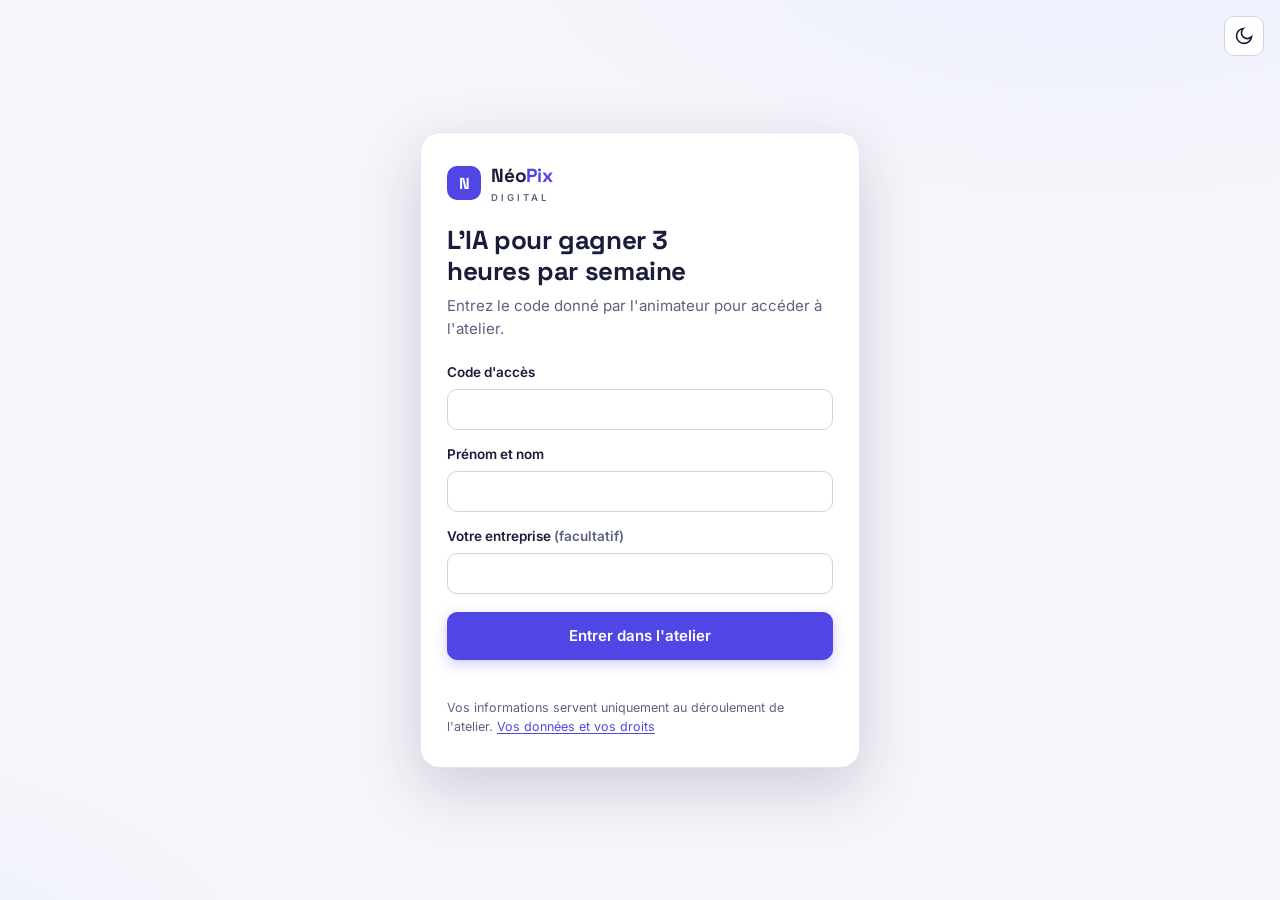
<file: index.html>
<!doctype html>
<html lang="fr">
<head>
<meta charset="utf-8">
<meta name="viewport" content="width=device-width,initial-scale=1,viewport-fit=cover">
<meta name="robots" content="noindex,nofollow">
<meta http-equiv="Content-Security-Policy" content="default-src 'self'; script-src 'self'; style-src 'self' 'unsafe-inline'; font-src 'self'; img-src 'self' data: https:; media-src 'self' https:; connect-src 'self' https://kpkvskuxvrscfhlckxls.supabase.co; frame-src https://www.youtube-nocookie.com https://player.vimeo.com; object-src 'none'; base-uri 'self'; form-action 'self'">
<meta name="theme-color" content="#4f46e5">
<title>Atelier IA · NéoPix digital</title>
<script src="theme.js"></script>
<link rel="stylesheet" href="style.css">
</head>
<body>

<!-- Écran d'accès -->
<section class="gate" id="gate" hidden>
  <button class="iconbtn corner" type="button" data-theme-toggle aria-label="Changer de thème">
    <svg class="theme-icon-light" viewBox="0 0 24 24" fill="none" stroke="currentColor" stroke-width="2" stroke-linecap="round" aria-hidden="true"><path d="M21 13A9 9 0 1 1 11 3a7 7 0 0 0 10 10z"/></svg>
    <svg class="theme-icon-dark" viewBox="0 0 24 24" fill="none" stroke="currentColor" stroke-width="2" stroke-linecap="round" aria-hidden="true"><circle cx="12" cy="12" r="4"/><path d="M12 2v2M12 20v2M4.9 4.9l1.4 1.4M17.7 17.7l1.4 1.4M2 12h2M20 12h2M4.9 19.1l1.4-1.4M17.7 6.3l1.4-1.4"/></svg>
  </button>
  <form class="card" id="joinForm" novalidate>
    <span class="logo"><span class="mark" aria-hidden="true">N</span><span class="word"><span class="name">Néo<b>Pix</b></span><span class="tag">digital</span></span></span>
    <h1>L'IA pour gagner 3 heures par semaine</h1>
    <p class="lead">Entrez le code donné par l'animateur pour accéder à l'atelier.</p>
    <label class="field"><span>Code d'accès</span><input type="text" id="code" autocomplete="off" autocapitalize="characters" required></label>
    <label class="field"><span>Prénom et nom</span><input type="text" id="name" autocomplete="name" required maxlength="80"></label>
    <label class="field"><span>Votre entreprise <span class="muted">(facultatif)</span></span><input type="text" id="business" autocomplete="organization" maxlength="120"></label>
    <button class="btn primary" type="submit" id="joinBtn">Entrer dans l'atelier</button>
    <p class="err" id="joinErr" role="alert"></p>
    <p class="legal">Vos informations servent uniquement au déroulement de l'atelier. <button type="button" class="linkbtn" data-privacy>Vos données et vos droits</button></p>
  </form>
</section>

<!-- Chargement -->
<section class="gate" id="loading"><div id="loadingBox"><p class="muted">Chargement de l'atelier…</p></div></section>

<!-- Application -->
<div id="app" hidden>
  <header class="topbar">
    <button class="iconbtn mobile-only" id="tocBtn" aria-label="Sommaire" aria-expanded="false" aria-controls="toc">
      <svg viewBox="0 0 24 24" fill="none" stroke="currentColor" stroke-width="2" stroke-linecap="round" aria-hidden="true"><path d="M4 6h16M4 12h16M4 18h16"/></svg>
    </button>
    <span class="logo"><span class="mark" aria-hidden="true">N</span><span class="word"><span class="name">Néo<b>Pix</b></span><span class="tag">digital</span></span></span>
    <div class="sp"><div class="session" id="sessionLabel"></div></div>
    <div class="prog" aria-live="polite"><div class="track"><div class="fill" id="progFill"></div></div><span id="progTxt"></span></div>
    <button class="iconbtn" id="helpBtn" type="button" aria-pressed="false" aria-label="Demander de l'aide à l'animateur" title="Demander de l'aide">
      <svg viewBox="0 0 24 24" fill="none" stroke="currentColor" stroke-width="1.9" stroke-linecap="round" stroke-linejoin="round" aria-hidden="true"><path d="M8 13V5.5a1.5 1.5 0 0 1 3 0V12M11 11.5v-8a1.5 1.5 0 0 1 3 0V12M14 11.5V5.5a1.5 1.5 0 0 1 3 0V13M17 9.5a1.5 1.5 0 0 1 3 0V15a7 7 0 0 1-7 7h-1.2a7 7 0 0 1-5.3-2.4L4 16.5a1.6 1.6 0 0 1 2.3-2.2L8 16"/></svg>
    </button>
    <button class="iconbtn" type="button" data-theme-toggle aria-label="Changer de thème">
      <svg class="theme-icon-light" viewBox="0 0 24 24" fill="none" stroke="currentColor" stroke-width="2" stroke-linecap="round" aria-hidden="true"><path d="M21 13A9 9 0 1 1 11 3a7 7 0 0 0 10 10z"/></svg>
      <svg class="theme-icon-dark" viewBox="0 0 24 24" fill="none" stroke="currentColor" stroke-width="2" stroke-linecap="round" aria-hidden="true"><circle cx="12" cy="12" r="4"/><path d="M12 2v2M12 20v2M4.9 4.9l1.4 1.4M17.7 17.7l1.4 1.4M2 12h2M20 12h2M4.9 19.1l1.4-1.4M17.7 6.3l1.4-1.4"/></svg>
    </button>
    <button class="iconbtn" id="chatBtn" type="button" aria-label="Ouvrir le chat" aria-expanded="false" aria-controls="chat">
      <svg viewBox="0 0 24 24" fill="none" stroke="currentColor" stroke-width="2" stroke-linejoin="round" aria-hidden="true"><path d="M4 5h16v11H9l-5 4z"/></svg>
      <span class="badge" id="unread" hidden></span>
    </button>
  </header>

  <div class="banner offline" id="offline" role="status" hidden>
    <svg width="18" height="18" viewBox="0 0 24 24" fill="none" stroke="currentColor" stroke-width="2" stroke-linecap="round" aria-hidden="true"><path d="M2 8.8a15 15 0 0 1 4.2-2.6M22 8.8A15 15 0 0 0 10.7 5M5 12.5a10 10 0 0 1 4.5-2.4M19 12.5a10 10 0 0 0-2.6-1.8M8.5 16a5 5 0 0 1 7 0M12 20h.01M3 3l18 18"/></svg>
    Connexion perdue : vos changements seront envoyés dès le retour du réseau.
  </div>
  <div class="banner pilot" id="pilot" role="status" hidden>
    <svg width="18" height="18" viewBox="0 0 24 24" fill="none" stroke="currentColor" stroke-width="2" stroke-linecap="round" stroke-linejoin="round" aria-hidden="true"><path d="M2 12s3.6-7 10-7 10 7 10 7-3.6 7-10 7S2 12 2 12z"/><circle cx="12" cy="12" r="3"/></svg>
    <span class="sp">L'animateur présente : <strong id="pilotTitle"></strong></span>
    <button class="btn sm primary" type="button" id="pilotGo">Y aller</button>
  </div>

  <div class="layout" id="layout">
    <nav class="toc" id="toc" aria-label="Sommaire">
      <h2>Sommaire</h2>
      <ol id="tocList"></ol>
      <div class="me">
        <span>Connecté : <strong id="meName"></strong></span>
        <button type="button" class="linkbtn" id="logout">Changer de participant</button>
        <span><button type="button" class="linkbtn" data-privacy>Vos données</button> · <button type="button" class="linkbtn" id="forgetBtn">Supprimer mes données</button></span>
      </div>
    </nav>

    <main class="module" id="module" tabindex="-1"></main>

    <aside class="chat" id="chat" hidden aria-label="Chat de l'atelier">
      <header><h2>Chat de l'atelier</h2>
        <button class="iconbtn" id="chatClose" type="button" aria-label="Fermer le chat"><svg viewBox="0 0 24 24" fill="none" stroke="currentColor" stroke-width="2" stroke-linecap="round" aria-hidden="true"><path d="M6 6l12 12M18 6L6 18"/></svg></button>
      </header>
      <div class="msgs" id="msgs" aria-live="polite"><p class="empty" id="msgsEmpty">Posez vos questions ici. L'animateur et les autres participants les voient.</p></div>
      <form id="chatForm">
        <textarea id="chatInput" placeholder="Votre message…" maxlength="1000" aria-label="Votre message"></textarea>
        <button class="btn primary" type="submit" aria-label="Envoyer"><svg viewBox="0 0 24 24" fill="none" stroke="currentColor" stroke-width="2" stroke-linejoin="round" aria-hidden="true"><path d="M4 12l16-8-6 16-2-7z"/></svg></button>
      </form>
    </aside>
  </div>
</div>

<dialog class="modal" id="privacy" aria-labelledby="privacyTitle"><div class="inner" id="privacyBody"><p class="muted">Chargement…</p></div>
  <div class="actions"><button class="btn primary" type="button" id="privacyClose">Fermer</button></div></dialog>

<div class="toast" id="toast" hidden role="status"></div>

<script src="shared.js"></script>
<script src="app.js"></script>
</body>
</html>
</file>
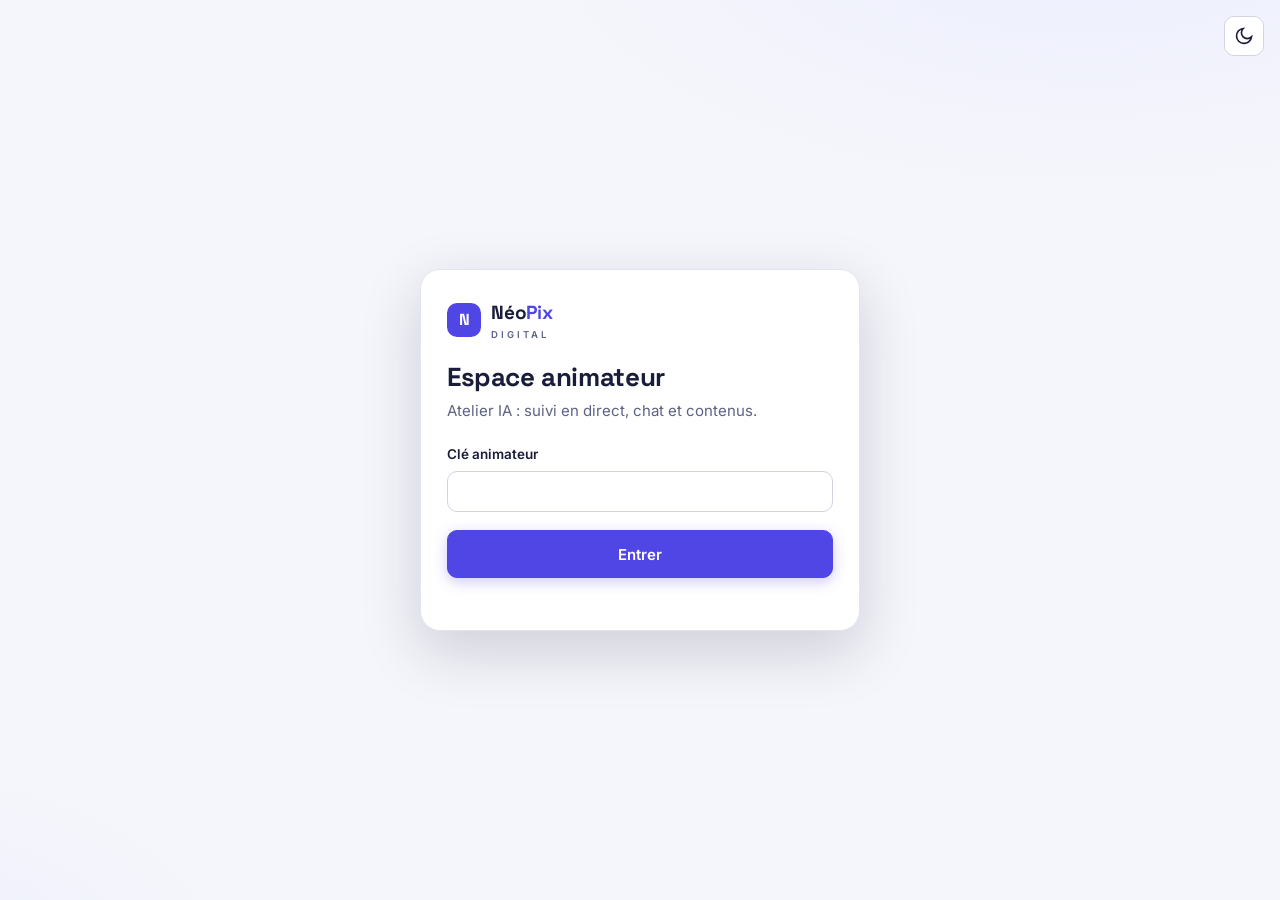
<file: admin.html>
<!doctype html>
<html lang="fr">
<head>
<meta charset="utf-8">
<meta name="viewport" content="width=device-width,initial-scale=1,viewport-fit=cover">
<meta name="robots" content="noindex,nofollow">
<meta http-equiv="Content-Security-Policy" content="default-src 'self'; script-src 'self'; style-src 'self' 'unsafe-inline'; font-src 'self'; img-src 'self' data: https:; media-src 'self' https: blob:; connect-src 'self' https://kpkvskuxvrscfhlckxls.supabase.co; frame-src https://www.youtube-nocookie.com https://player.vimeo.com; object-src 'none'; base-uri 'self'; form-action 'self'">
<meta name="theme-color" content="#4f46e5">
<title>Animateur · Atelier IA · NéoPix digital</title>
<script src="theme.js"></script>
<link rel="stylesheet" href="style.css">
<style>
/* ----- Structure : barre latérale + contenu ----- */
.shell{display:flex;flex-wrap:wrap;min-height:100vh}
.side{flex:1 1 248px;max-width:264px;min-width:232px;background:var(--surface);border-right:1px solid var(--line);padding:22px 14px;display:flex;flex-direction:column;gap:22px;position:sticky;top:0;height:100vh;overflow:auto}
.side .logo{padding:0 8px}
.nav{display:flex;flex-direction:column;gap:2px}
.nav .label{font-size:11px;font-weight:600;letter-spacing:.1em;text-transform:uppercase;color:var(--muted);padding:0 12px 8px}
.nav button{display:flex;align-items:center;gap:12px;width:100%;padding:10px 12px;border:0;border-radius:11px;background:transparent;color:var(--ink);font:500 14px var(--font-body);cursor:pointer;text-align:left;transition:background-color .15s,color .15s}
.nav button svg{width:19px;height:19px;flex:none;color:var(--muted);transition:color .15s}
.nav button:hover{background:var(--surface-2)}
.nav button[aria-current="page"]{background:var(--accent-soft);color:var(--accent);font-weight:600}
.nav button[aria-current="page"] svg{color:var(--accent)}
.nav .count{margin-left:auto;min-width:20px;height:20px;padding:0 6px;border-radius:10px;background:var(--accent);color:var(--accent-ink);font:700 11px/20px var(--font-body);text-align:center}
.nav .count.alert{background:var(--warn);color:#fff;animation:pulse 1.6s infinite}
.sesscard{margin-top:auto;background:var(--accent-soft);border-radius:16px;padding:16px;display:flex;flex-direction:column;gap:6px;font-size:13px}
.sesscard .t{font-weight:600;font-size:14px}
.sesscard code{font:600 13px ui-monospace,SFMono-Regular,Menlo,monospace;color:var(--ink)}
.bar{height:6px;border-radius:3px;background:color-mix(in srgb,var(--line-strong) 70%,transparent);overflow:hidden}
.bar>i{display:block;height:100%;background:var(--accent);border-radius:3px;transition:width .5s var(--ease)}
.sidefoot{display:flex;gap:8px;align-items:center}
.sidefoot .btn{flex:1;white-space:nowrap;padding-inline:10px}
.main{flex:999 1 560px;min-width:0;padding:26px 32px 60px}
.head{display:flex;flex-wrap:wrap;align-items:center;gap:12px;margin:0 0 22px}
.head .t{flex:1 1 260px}
.head h1{margin:0;font-size:27px}
.head p{margin:4px 0 0;color:var(--muted);font-size:13.5px}
.head select{width:auto;min-width:240px}

/* ----- Cartes ----- */
.card{background:var(--surface);border:1px solid var(--line);border-radius:18px;box-shadow:var(--shadow)}
.card.pad{padding:20px}
.card h2{margin:0;font-size:17px}
.cardhead{display:flex;justify-content:space-between;align-items:center;gap:10px;flex-wrap:wrap;margin:0 0 14px}
.cardhead .note{font-size:12.5px;color:var(--muted)}
.grid{display:grid;gap:16px;margin:0 0 16px}
.kpis{grid-template-columns:repeat(auto-fit,minmax(200px,1fr))}
.two{grid-template-columns:repeat(auto-fit,minmax(340px,1fr))}
.wide{grid-template-columns:minmax(0,2fr) minmax(300px,1fr)}
@media (max-width:1100px){.wide{grid-template-columns:minmax(0,1fr)}}
.kpi{padding:18px;display:flex;flex-direction:column;gap:10px;animation:rise .4s var(--ease) both}
.kpi .top{display:flex;justify-content:space-between;align-items:center;color:var(--muted);font-weight:500}
.kpi .ico{width:34px;height:34px;border-radius:10px;background:var(--accent-soft);color:var(--accent);display:grid;place-items:center}
.kpi .ico svg{width:18px;height:18px}
.kpi .v{font:700 31px/1 var(--font-display);letter-spacing:-.02em;font-variant-numeric:tabular-nums}
.kpi .s{font-size:12.5px;color:var(--muted)}

/* Alertes d'aide */
.alerts{display:flex;flex-direction:column;gap:8px;margin:0 0 16px}
.alert{display:flex;align-items:center;gap:12px;flex-wrap:wrap;background:var(--warn-soft);border:1px solid color-mix(in srgb,var(--warn) 40%,transparent);color:var(--ink);padding:12px 14px;border-radius:14px;animation:slide .3s var(--ease)}
.alert .ico{width:32px;height:32px;border-radius:50%;background:var(--warn);color:#fff;display:grid;place-items:center;flex:none;animation:pulse 1.6s infinite}
.alert .ico svg{width:17px;height:17px}
.alert .txt{flex:1;min-width:200px}
.alert .txt small{display:block;color:var(--muted)}

/* Avancée par module + pilotage */
.mods{display:flex;flex-direction:column;gap:10px}
.modrow{display:grid;grid-template-columns:minmax(120px,210px) minmax(0,1fr) 34px;align-items:center;gap:12px;font-size:14px}
.modrow .n{display:flex;align-items:center;gap:6px;min-width:0}
.modrow .n .tt{white-space:nowrap;overflow:hidden;text-overflow:ellipsis;min-width:0}
.modrow .n .live{flex:none}
.modrow .n .live{display:inline-block;padding:0 6px;border-radius:999px;background:var(--accent);color:var(--accent-ink);font-size:10px;font-weight:700;vertical-align:1px}
.modrow .bar{height:10px;border-radius:5px}
.modrow .bar>i{border-radius:5px}
.modrow .c{text-align:right;color:var(--muted);font-variant-numeric:tabular-nums}
.pilotbox{display:flex;gap:8px;flex-wrap:wrap;align-items:center;margin:16px 0 0;padding:12px;border-radius:12px;background:var(--surface-2)}
.pilotbox select{flex:1 1 200px;width:auto}
.pilotbox .lbl{font-size:13px;font-weight:600;width:100%}

/* Fil d'activité */
.feed{display:flex;flex-direction:column}
.feed .it{display:flex;gap:12px;align-items:flex-start;padding:10px 0;border-top:1px solid var(--line);animation:rise .3s var(--ease) both}
.feed .it:first-child{border-top:0;padding-top:0}
.av{width:34px;height:34px;flex:none;border-radius:50%;display:grid;place-items:center;font:600 12.5px var(--font-body)}
.av.c0{background:var(--accent-soft);color:var(--accent)}.av.c1{background:var(--warn-soft);color:var(--warn)}.av.c2{background:var(--ok-soft);color:var(--ok)}.av.c3{background:var(--surface-2);color:var(--ink)}
.feed .w{font-size:12.5px;color:var(--muted)}

/* Tableau participants */
.tools{display:flex;gap:8px;flex-wrap:wrap;align-items:center}
.tools input[type=search]{width:220px;padding:8px 12px;font-size:14px}
.chips{display:flex;gap:6px;flex-wrap:wrap}
.chips button{border:1px solid var(--line-strong);background:var(--surface);color:var(--ink);border-radius:999px;padding:5px 12px;font:500 13px var(--font-body);cursor:pointer;transition:all .15s}
.chips button[aria-pressed="true"]{background:var(--ink);border-color:var(--ink);color:var(--surface)}
.tablewrap{overflow-x:auto;position:relative}
table{width:100%;border-collapse:collapse;font-size:14px;min-width:680px}
th{text-align:left;font-size:11.5px;text-transform:uppercase;letter-spacing:.07em;color:var(--muted);font-weight:600;padding:10px 14px;border-top:1px solid var(--line);border-bottom:1px solid var(--line);background:var(--surface-2)}
td{padding:12px 14px;border-bottom:1px solid var(--line);vertical-align:middle}
tbody tr{transition:background-color .15s}
tbody tr:not(.detail):hover{background:var(--surface-2)}
.who{display:flex;align-items:center;gap:10px}
.who .n{font-weight:600;white-space:nowrap}
.who .b{font-size:12.5px;color:var(--muted);white-space:nowrap}
.minibar{display:flex;gap:3px;align-items:center}
.minibar i{width:14px;height:8px;border-radius:2px;background:var(--line-strong)}
.minibar i.d{background:var(--ok)}
.minibar i.c{background:var(--accent)}
.pill{display:inline-flex;align-items:center;gap:6px;padding:3px 10px;border-radius:999px;font-size:12.5px;font-weight:600;white-space:nowrap}
.pill::before{content:"";width:7px;height:7px;border-radius:50%;background:currentColor}
.pill.on{background:var(--ok-soft);color:var(--ok)}
.pill.help{background:var(--warn-soft);color:var(--warn)}
.pill.done{background:var(--accent-soft);color:var(--accent)}
.pill.off{background:var(--surface-2);color:var(--muted)}
.detail td{background:var(--surface-2);font-size:13.5px}
.detail dl{display:grid;grid-template-columns:minmax(160px,260px) 1fr;gap:6px 14px;margin:0}
.detail dt{color:var(--muted)}
.detail dd{margin:0;white-space:pre-wrap}

/* Décision */
.crit{display:flex;flex-direction:column;gap:8px}
.crit .r{display:flex;align-items:center;gap:12px;padding:10px 12px;border-radius:12px;background:var(--surface-2)}
.crit .mk{width:26px;height:26px;border-radius:50%;display:grid;place-items:center;flex:none}
.crit .mk svg{width:14px;height:14px}
.crit .mk.ok{background:var(--ok-soft);color:var(--ok)}
.crit .mk.wait{background:var(--warn-soft);color:var(--warn)}
.crit .mk.ko{background:var(--danger-soft);color:var(--danger)}
.crit .l{flex:1}
.crit .l b{display:block;font-size:14px}
.crit .l small{color:var(--muted)}
.crit .v{font:700 18px var(--font-display)}
.stack{display:flex;flex-direction:column;gap:8px;margin-top:14px}

/* Contenu, sessions, réglages */
.split{display:grid;grid-template-columns:300px minmax(0,1fr);gap:16px;align-items:start}
.modlist{list-style:none;margin:0;padding:8px}
.modlist li{display:flex;align-items:center;gap:4px;padding:2px}
.modlist li button.pick{flex:1;text-align:left;border:0;background:transparent;font:inherit;color:var(--ink);padding:9px 10px;border-radius:10px;cursor:pointer;font-size:14px}
.modlist li button.pick:hover{background:var(--surface-2)}
.modlist li button.pick[aria-current="true"]{background:var(--accent-soft);color:var(--accent);font-weight:600}
.editor{padding:20px}
.editor .row2{display:grid;grid-template-columns:1fr 160px;gap:12px}
.field>.mediarow{display:flex;gap:8px;align-items:center;margin:0}
.mediarow input{flex:1}
.promptItem{display:flex;gap:8px;margin:0 0 8px}
.promptItem textarea{min-height:70px}
.help{font-size:12.5px;color:var(--muted);margin:-8px 0 14px}
.help code{background:var(--surface-2);padding:1px 5px;border-radius:5px}
.preview{border-top:1px solid var(--line);margin-top:20px;padding-top:20px}
.preview .module{padding:0;max-width:none}
.preview .module>*{animation:none}
.toolbar{display:flex;gap:10px;align-items:center;flex-wrap:wrap}
.chatpanel{height:min(640px,calc(100vh - 160px));display:flex;flex-direction:column;position:static;border:1px solid var(--line);border-radius:18px;overflow:hidden;box-shadow:var(--shadow)}
.sess{padding:16px 18px;border-bottom:1px solid var(--line);display:grid;grid-template-columns:1fr 1fr 110px auto;gap:12px;align-items:end}
.sess:last-child{border-bottom:0}
.linkbox{font-size:13px;word-break:break-all;color:var(--muted);grid-column:1/-1;display:flex;gap:8px;align-items:center;flex-wrap:wrap}
.linkbox strong{color:var(--ink)}
.checks{list-style:none;padding:0;margin:14px 0 0}
.checks li{padding:7px 0;border-bottom:1px solid var(--line);animation:rise .3s var(--ease) both}
.empty-state{padding:28px;text-align:center;color:var(--muted)}

/* Mobile : la barre latérale devient un menu horizontal */
@media (max-width:860px){
  .side{max-width:none;flex-basis:100%;height:auto;position:static;padding:14px 16px;gap:12px;border-right:0;border-bottom:1px solid var(--line)}
  .nav{flex-direction:row;overflow-x:auto;gap:4px}
  .nav .label,.sesscard{display:none}
  .nav button{width:auto;white-space:nowrap}
  .main{padding:20px 16px 48px}
  .split{grid-template-columns:1fr}
  .sess,#newSess{grid-template-columns:1fr!important}
  .editor .row2{grid-template-columns:1fr}
  .detail dl{grid-template-columns:1fr}
  .head select{min-width:0;width:100%}
}
</style>
</head>
<body>

<section class="gate" id="gate" hidden>
  <button class="iconbtn corner" type="button" data-theme-toggle aria-label="Changer de thème">
    <svg class="theme-icon-light" viewBox="0 0 24 24" fill="none" stroke="currentColor" stroke-width="2" stroke-linecap="round" aria-hidden="true"><path d="M21 13A9 9 0 1 1 11 3a7 7 0 0 0 10 10z"/></svg>
    <svg class="theme-icon-dark" viewBox="0 0 24 24" fill="none" stroke="currentColor" stroke-width="2" stroke-linecap="round" aria-hidden="true"><circle cx="12" cy="12" r="4"/><path d="M12 2v2M12 20v2M4.9 4.9l1.4 1.4M17.7 17.7l1.4 1.4M2 12h2M20 12h2M4.9 19.1l1.4-1.4M17.7 6.3l1.4-1.4"/></svg>
  </button>
  <form class="card" id="keyForm">
    <span class="logo"><span class="mark" aria-hidden="true">N</span><span class="word"><span class="name">Néo<b>Pix</b></span><span class="tag">digital</span></span></span>
    <h1>Espace animateur</h1>
    <p class="lead">Atelier IA : suivi en direct, chat et contenus.</p>
    <label class="field"><span>Clé animateur</span><input type="password" id="key" autocomplete="current-password" required></label>
    <button class="btn primary" type="submit" id="keyBtn">Entrer</button>
    <p class="err" id="keyErr" role="alert"></p>
  </form>
</section>

<div class="shell" id="app" hidden>
  <aside class="side">
    <span class="logo"><span class="mark" aria-hidden="true">N</span><span class="word"><span class="name">Néo<b>Pix</b></span><span class="tag">digital</span></span></span>
    <nav class="nav" aria-label="Navigation principale">
      <div class="label">Atelier IA</div>
      <button type="button" data-tab="suivi" aria-current="page"><svg viewBox="0 0 24 24" fill="none" stroke="currentColor" stroke-width="1.9" stroke-linecap="round" stroke-linejoin="round" aria-hidden="true"><rect x="3" y="3" width="7" height="9" rx="1.5"/><rect x="14" y="3" width="7" height="5" rx="1.5"/><rect x="14" y="12" width="7" height="9" rx="1.5"/><rect x="3" y="16" width="7" height="5" rx="1.5"/></svg>Tableau de bord<span class="count alert" id="helpCount" hidden></span></button>
      <button type="button" data-tab="chat"><svg viewBox="0 0 24 24" fill="none" stroke="currentColor" stroke-width="1.9" stroke-linejoin="round" aria-hidden="true"><path d="M4 5h16v11H9l-5 4z"/></svg>Chat<span class="count" id="unread" hidden></span></button>
      <button type="button" data-tab="contenu"><svg viewBox="0 0 24 24" fill="none" stroke="currentColor" stroke-width="1.9" stroke-linecap="round" stroke-linejoin="round" aria-hidden="true"><path d="M4 5a2 2 0 0 1 2-2h13v16H6a2 2 0 0 0-2 2zM8 7h7M8 11h5"/></svg>Contenu</button>
      <button type="button" data-tab="sessions"><svg viewBox="0 0 24 24" fill="none" stroke="currentColor" stroke-width="1.9" stroke-linecap="round" stroke-linejoin="round" aria-hidden="true"><circle cx="8" cy="15" r="4"/><path d="M10.8 12.2L20 3M17 6l3 3M14 9l2 2"/></svg>Sessions et codes</button>
      <button type="button" data-tab="reglages"><svg viewBox="0 0 24 24" fill="none" stroke="currentColor" stroke-width="1.9" stroke-linecap="round" stroke-linejoin="round" aria-hidden="true"><path d="M4 6h10M18 6h2M4 12h4M12 12h8M4 18h12M20 18h0"/><circle cx="16" cy="6" r="2"/><circle cx="10" cy="12" r="2"/><circle cx="18" cy="18" r="2"/></svg>Réglages</button>
    </nav>
    <div class="sesscard" id="sessCard"></div>
    <div class="sidefoot">
      <a class="btn sm" href="./" target="_blank" rel="noopener">Espace participant</a>
      <button class="iconbtn" type="button" data-theme-toggle aria-label="Changer de thème">
        <svg class="theme-icon-light" viewBox="0 0 24 24" fill="none" stroke="currentColor" stroke-width="2" stroke-linecap="round" aria-hidden="true"><path d="M21 13A9 9 0 1 1 11 3a7 7 0 0 0 10 10z"/></svg>
        <svg class="theme-icon-dark" viewBox="0 0 24 24" fill="none" stroke="currentColor" stroke-width="2" stroke-linecap="round" aria-hidden="true"><circle cx="12" cy="12" r="4"/><path d="M12 2v2M12 20v2M4.9 4.9l1.4 1.4M17.7 17.7l1.4 1.4M2 12h2M20 12h2M4.9 19.1l1.4-1.4M17.7 6.3l1.4-1.4"/></svg>
      </button>
      <button class="iconbtn" type="button" id="logout" aria-label="Déconnexion" title="Déconnexion"><svg viewBox="0 0 24 24" fill="none" stroke="currentColor" stroke-width="2" stroke-linecap="round" stroke-linejoin="round" aria-hidden="true"><path d="M15 4h3a2 2 0 0 1 2 2v12a2 2 0 0 1-2 2h-3M10 17l5-5-5-5M15 12H4"/></svg></button>
    </div>
  </aside>

  <main class="main">
    <header class="head">
      <div class="t"><h1 id="pageTitle">Tableau de bord</h1><p id="pageSub">Mis à jour en direct</p></div>
      <select id="sessionSel" aria-label="Session affichée"></select>
    </header>

    <!-- Tableau de bord -->
    <section data-panel="suivi">
      <div class="alerts" id="alerts" aria-live="polite"></div>
      <div class="grid kpis" id="kpis"></div>
      <div class="grid two">
        <div class="card pad">
          <div class="cardhead"><h2>Avancée par module</h2><span class="note">participants ayant terminé</span></div>
          <div class="mods" id="modBars"></div>
          <div class="pilotbox">
            <span class="lbl">Module affiché à tous les participants</span>
            <select id="pilotSel" aria-label="Module à afficher à tous"></select>
            <button class="btn sm primary" type="button" id="pilotSet">Afficher à tous</button>
            <button class="btn sm" type="button" id="pilotFree">Laisser libre</button>
          </div>
        </div>
        <div class="card pad">
          <div class="cardhead"><h2>Activité récente</h2><button class="linkbtn small" type="button" data-goto="chat">Ouvrir le chat</button></div>
          <div class="feed" id="feed"></div>
        </div>
      </div>
      <div class="grid wide">
        <div class="card" style="overflow:hidden;min-width:0">
          <div class="cardhead" style="padding:18px 20px 0">
            <h2>Participants</h2>
            <div class="tools">
              <input type="search" id="search" placeholder="Rechercher un participant" aria-label="Rechercher un participant">
              <div class="chips" id="chips" role="group" aria-label="Filtrer">
                <button type="button" data-f="all" aria-pressed="true">Tous</button>
                <button type="button" data-f="on" aria-pressed="false">En ligne</button>
                <button type="button" data-f="help" aria-pressed="false">Aide</button>
                <button type="button" data-f="fb" aria-pressed="false">Avis reçu</button>
              </div>
            </div>
          </div>
          <div class="tablewrap"><table>
            <thead><tr><th>Participant</th><th>Avancée</th><th>Module en cours</th><th>Statut</th><th>Avis</th><th><span class="sr-only">Actions</span></th></tr></thead>
            <tbody id="rows"></tbody>
          </table></div>
        </div>
        <div class="card pad">
          <div class="cardhead"><h2>L'offre tient-elle ?</h2></div>
          <p class="small muted" style="margin:-6px 0 12px">Vos seuils de décision, calculés à partir des avis.</p>
          <div class="crit" id="crit"></div>
          <div class="stack">
            <button class="btn" type="button" id="exportCsv"><svg viewBox="0 0 24 24" fill="none" stroke="currentColor" stroke-width="2" stroke-linecap="round" stroke-linejoin="round" aria-hidden="true"><path d="M12 4v11M7 10l5 5 5-5M5 20h14"/></svg>Exporter la session (Excel)</button>
            <button class="btn" type="button" id="exportJson">Sauvegarde complète</button>
            <span class="small muted">Faites une sauvegarde après chaque atelier.</span>
          </div>
        </div>
      </div>
    </section>

    <!-- Chat -->
    <section data-panel="chat" hidden>
      <div class="chat chatpanel">
        <div class="msgs" id="msgs"><p class="empty" id="msgsEmpty">Aucun message pour cette session.</p></div>
        <form id="chatForm"><textarea id="chatInput" placeholder="Écrire à tous les participants…" maxlength="1000" aria-label="Message"></textarea>
          <button class="btn primary" type="submit">Envoyer</button></form>
      </div>
    </section>

    <!-- Contenu -->
    <section data-panel="contenu" hidden>
      <div class="split">
        <div class="card">
          <ul class="modlist" id="modList"></ul>
          <div style="padding:0 12px 12px"><button class="btn sm" type="button" id="addMod" style="width:100%">+ Ajouter un module</button></div>
        </div>
        <form class="card editor" id="modForm">
          <div class="row2">
            <label class="field"><span>Titre</span><input type="text" id="fTitle" maxlength="120" required></label>
            <label class="field"><span>Durée</span><input type="text" id="fDuration" maxlength="20" placeholder="15 min"></label>
          </div>
          <label class="field"><span>Résumé (une phrase)</span><input type="text" id="fSummary" maxlength="240"></label>
          <label class="field"><span>Présentation</span><textarea id="fBody" rows="12"></textarea></label>
          <p class="help">Mise en forme : <code>## Titre</code>, <code>- liste</code>, <code>1. liste numérotée</code>, <code>&gt; encadré</code>, <code>**gras**</code>, <code>[[plan]]</code> pour les 3 champs du plan d'action.</p>
          <label class="field"><span>Image (lien ou fichier)</span>
            <span class="mediarow"><input type="url" id="fImage" placeholder="https://… ou laisser vide pour l'illustration par défaut">
              <label class="btn sm">Importer<input type="file" accept="image/*" id="upImage" hidden></label></span></label>
          <label class="field"><span>Vidéo (YouTube, Vimeo ou fichier)</span>
            <span class="mediarow"><input type="url" id="fVideo" placeholder="https://www.youtube.com/watch?v=…">
              <label class="btn sm">Importer<input type="file" accept="video/mp4,video/webm" id="upVideo" hidden></label></span></label>
          <p class="help">Une vidéo remplace l'image en haut du module. Conseil : mettez vos vidéos sur YouTube en « non répertoriée ». Import direct : 50 Mo maximum.</p>
          <div class="field"><span style="display:block;font-weight:600;font-size:13.5px;margin-bottom:6px">Modèles de demandes à copier</span>
            <div id="fPrompts"></div><button class="btn sm" type="button" id="addPrompt">+ Ajouter un modèle</button></div>
          <label class="field"><span>Type</span><select id="fKind"><option value="lesson">Module classique</option><option value="feedback">Questionnaire de retour</option></select></label>
          <div class="toolbar" style="margin:8px 0 0">
            <button class="btn primary" type="submit" id="saveMod">Enregistrer</button>
            <button class="btn danger" type="button" id="delMod">Supprimer le module</button>
            <span class="small" id="modStatus" role="status"></span>
          </div>
          <div class="preview"><div class="eyebrow">Aperçu</div><div class="module" id="preview"></div></div>
        </form>
      </div>
    </section>

    <!-- Sessions -->
    <section data-panel="sessions" hidden>
      <div class="card" id="sessList"></div>
      <h2 style="font-size:18px;margin:26px 0 10px">Nouvelle session</h2>
      <form class="card" id="newSess" style="padding:18px;display:grid;grid-template-columns:1fr 1fr 120px auto;gap:12px;align-items:end">
        <label class="field" style="margin:0"><span>Nom</span><input type="text" id="nsLabel" placeholder="Atelier du 4 décembre" required></label>
        <label class="field" style="margin:0"><span>Code d'accès (6 caractères min.)</span><input type="text" id="nsCode" placeholder="IA-DEC-04" required minlength="6" maxlength="40" pattern="[A-Za-z0-9_-]+"></label>
        <label class="field" style="margin:0"><span>Places</span><input type="number" id="nsMax" value="30" min="1" max="500"></label>
        <button class="btn primary" type="submit">Créer</button>
        <p class="err" id="nsErr" style="grid-column:1/-1;margin:0"></p>
      </form>
    </section>

    <!-- Réglages -->
    <section data-panel="reglages" hidden>
      <div class="grid two" style="align-items:start">
        <form class="card pad" id="settingsForm">
          <h2>Données personnelles (RGPD)</h2>
          <p class="small muted" style="margin:4px 0 16px">Affiché aux participants dans la page « Vos données ».</p>
          <label class="field"><span>E-mail de contact pour les demandes des participants</span><input type="text" id="setContact" placeholder="ex. : votre.adresse@exemple.fr" maxlength="120"></label>
          <label class="field"><span>Durée de conservation (mois)</span><input type="number" id="setRetention" min="1" max="36" value="12" style="max-width:120px"></label>
          <p class="help" style="margin-top:-6px">Les participants et messages plus anciens sont supprimés automatiquement.</p>
          <button class="btn primary" type="submit">Enregistrer</button> <span class="small" id="setStatus" role="status"></span>
        </form>
        <div class="card pad">
          <h2>Vérifier la plateforme</h2>
          <p class="small muted" style="margin:4px 0 14px">À lancer après chaque mise en ligne et la veille d'un atelier. Le test rejoue tout le parcours d'un participant, puis efface ses traces.</p>
          <button class="btn primary" type="button" id="selftest">Lancer la vérification</button>
          <ul class="checks" id="selftestRes"></ul>
          <p class="small muted" style="margin:14px 0 0">Version du site : <strong id="appVersion"></strong></p>
        </div>
      </div>
    </section>
  </main>
</div>

<div class="toast" id="toast" hidden role="status"></div>

<script src="shared.js"></script>
<script src="admin.js"></script>
</body>
</html>
</file>
<file: style.css>
/* Atelier IA · NéoPix digital — styles communs (participant + animateur) · version 1.2 */

/* Polices hébergées sur le site (aucun appel à Google, conforme RGPD) */
@font-face{font-family:"Inter";font-style:normal;font-weight:400;font-display:swap;src:url(fonts/inter-latin-400-normal.woff2) format("woff2")}
@font-face{font-family:"Inter";font-style:normal;font-weight:500;font-display:swap;src:url(fonts/inter-latin-500-normal.woff2) format("woff2")}
@font-face{font-family:"Inter";font-style:normal;font-weight:600;font-display:swap;src:url(fonts/inter-latin-600-normal.woff2) format("woff2")}
@font-face{font-family:"Space Grotesk";font-style:normal;font-weight:500;font-display:swap;src:url(fonts/space-grotesk-latin-500-normal.woff2) format("woff2")}
@font-face{font-family:"Space Grotesk";font-style:normal;font-weight:700;font-display:swap;src:url(fonts/space-grotesk-latin-700-normal.woff2) format("woff2")}

/* Couleurs : indigo profond. Pour changer la couleur du site, modifier --accent et --accent-soft ici (et dans les deux blocs sombres). */
:root{
  --bg:#f5f6fb;--surface:#ffffff;--surface-2:#eef0f7;--ink:#1a1d3a;--muted:#5d6283;--line:#e2e5f0;--line-strong:#cfd3e4;
  --accent:#4f46e5;--accent-hover:#4338ca;--accent-ink:#ffffff;--accent-soft:#eceefe;
  --ok:#17784a;--ok-soft:#e2f5ea;--warn:#9a5200;--warn-soft:#fdf0dd;--danger:#c0262d;--danger-soft:#fde8e8;
  --font-display:"Space Grotesk","Segoe UI",system-ui,sans-serif;--font-body:"Inter","Segoe UI",system-ui,sans-serif;
  --radius:14px;--radius-sm:10px;
  --shadow:0 1px 2px rgba(26,29,58,.05),0 8px 28px rgba(26,29,58,.06);--shadow-lg:0 20px 60px rgba(26,29,58,.18);
  --ease:cubic-bezier(.2,.7,.2,1);color-scheme:light;
}
@media (prefers-color-scheme: dark){:root:not([data-theme="light"]){
  --bg:#0d1020;--surface:#151a2e;--surface-2:#1c2240;--ink:#e8eaf6;--muted:#a0a6c4;--line:#262c4d;--line-strong:#343b66;
  --accent:#8c94ff;--accent-hover:#a5abff;--accent-ink:#0d1020;--accent-soft:#232a5a;
  --ok:#5fd39b;--ok-soft:#123528;--warn:#f2bd66;--warn-soft:#3a2b12;--danger:#ff8f8f;--danger-soft:#3d1a1d;
  --shadow:0 1px 2px rgba(0,0,0,.3);--shadow-lg:0 20px 60px rgba(0,0,0,.5);color-scheme:dark}}
:root[data-theme="dark"]{
  --bg:#0d1020;--surface:#151a2e;--surface-2:#1c2240;--ink:#e8eaf6;--muted:#a0a6c4;--line:#262c4d;--line-strong:#343b66;
  --accent:#8c94ff;--accent-hover:#a5abff;--accent-ink:#0d1020;--accent-soft:#232a5a;
  --ok:#5fd39b;--ok-soft:#123528;--warn:#f2bd66;--warn-soft:#3a2b12;--danger:#ff8f8f;--danger-soft:#3d1a1d;
  --shadow:0 1px 2px rgba(0,0,0,.3);--shadow-lg:0 20px 60px rgba(0,0,0,.5);color-scheme:dark}

*{box-sizing:border-box}
html,body{margin:0}
body{background:var(--bg);color:var(--ink);font:15px/1.55 var(--font-body);-webkit-font-smoothing:antialiased;transition:background-color .25s var(--ease),color .25s var(--ease)}
[hidden]{display:none!important}
h1,h2,h3{font-family:var(--font-display);letter-spacing:-.015em;line-height:1.2;text-wrap:balance}
a{color:var(--accent)}
:focus-visible{outline:2px solid var(--accent);outline-offset:2px;border-radius:6px}
.muted{color:var(--muted)}
.small{font-size:13px}
.sr-only{position:absolute;width:1px;height:1px;overflow:hidden;clip:rect(0 0 0 0);white-space:nowrap}

/* Logo NéoPix digital */
.logo{display:inline-flex;align-items:center;gap:10px;text-decoration:none;color:var(--ink);flex:none}
.logo .mark{width:34px;height:34px;border-radius:10px;background:var(--accent);color:var(--accent-ink);display:grid;place-items:center;font:700 16px var(--font-display);flex:none}
.logo .word{display:flex;flex-direction:column;line-height:1}
.logo .name{font:700 19px var(--font-display);letter-spacing:-.01em}
.logo .name b{color:var(--accent);font-weight:700}
.logo .tag{font:600 9.5px var(--font-body);letter-spacing:.32em;text-transform:uppercase;color:var(--muted);margin-top:4px}

/* Boutons et champs */
.btn{display:inline-flex;align-items:center;justify-content:center;gap:8px;border:1px solid var(--line-strong);background:var(--surface);color:var(--ink);
  font:600 14px var(--font-body);padding:9px 14px;border-radius:var(--radius-sm);cursor:pointer;text-decoration:none;min-height:40px;
  transition:background-color .15s var(--ease),border-color .15s var(--ease),transform .1s var(--ease),box-shadow .15s var(--ease)}
.btn:hover{border-color:var(--accent);color:var(--ink)}
.btn:active{transform:scale(.97)}
.btn.primary{background:var(--accent);border-color:var(--accent);color:var(--accent-ink);box-shadow:0 4px 14px color-mix(in srgb,var(--accent) 28%,transparent)}
.btn.primary:hover{background:var(--accent-hover);border-color:var(--accent-hover);color:var(--accent-ink)}
.btn.ghost{background:transparent;border-color:transparent}
.btn.ghost:hover{background:var(--surface-2)}
.btn.danger{color:var(--danger)}
.btn.danger:hover{border-color:var(--danger);background:var(--danger-soft)}
.btn.sm{min-height:32px;padding:5px 11px;font-size:13px}
.btn:disabled{opacity:.55;cursor:default;transform:none}
.btn svg{width:18px;height:18px;flex:none}
.btn.sm svg{width:16px;height:16px}
label.field{display:block;margin:0 0 14px}
label.field>span{display:block;font-weight:600;font-size:13.5px;margin-bottom:6px}
input[type=text],input[type=password],input[type=url],input[type=number],input[type=search],textarea,select{width:100%;font:15px var(--font-body);color:var(--ink);
  background:var(--surface);border:1px solid var(--line-strong);border-radius:var(--radius-sm);padding:10px 12px;transition:border-color .15s,box-shadow .15s}
textarea{resize:vertical;min-height:90px;line-height:1.5}
input:focus,textarea:focus,select:focus{outline:none;border-color:var(--accent);box-shadow:0 0 0 3px var(--accent-soft)}
.err{color:var(--danger);font-size:13.5px;min-height:1.2em;margin:6px 0 0}
::placeholder{color:var(--muted);opacity:.75}

/* Bouton icône (thème, chat, aide, menu) */
.iconbtn{position:relative;border:1px solid var(--line-strong);background:var(--surface);color:var(--ink);width:40px;height:40px;border-radius:var(--radius-sm);
  display:inline-grid;place-items:center;cursor:pointer;flex:none;transition:border-color .15s,background-color .15s,transform .1s}
.iconbtn:hover{border-color:var(--accent)}
.iconbtn:active{transform:scale(.95)}
.iconbtn svg{width:20px;height:20px}
.iconbtn[aria-pressed="true"]{background:var(--warn-soft);border-color:var(--warn);color:var(--warn)}
.badge{position:absolute;top:-6px;right:-6px;min-width:18px;height:18px;padding:0 5px;border-radius:9px;background:var(--danger);color:#fff;
  font:700 11px/18px var(--font-body);text-align:center;animation:pop .3s var(--ease)}
.theme-icon-dark{display:none}
:root[data-theme="dark"] .theme-icon-dark{display:block}
:root[data-theme="dark"] .theme-icon-light{display:none}
@media (prefers-color-scheme: dark){:root:not([data-theme]) .theme-icon-dark{display:block}:root:not([data-theme]) .theme-icon-light{display:none}}

/* Écran d'accès */
.gate{min-height:100vh;min-height:100dvh;display:grid;place-items:center;padding:24px 16px;
  background:radial-gradient(60rem 30rem at 85% -10%,var(--accent-soft),transparent 60%),radial-gradient(40rem 24rem at -10% 110%,var(--accent-soft),transparent 60%)}
.gate .card{width:100%;max-width:440px;background:var(--surface);border:1px solid var(--line);border-radius:20px;padding:30px 26px;box-shadow:var(--shadow-lg);animation:rise .45s var(--ease)}
.gate h1{font-size:26px;margin:22px 0 6px}
.gate p.lead{margin:0 0 22px;color:var(--muted)}
.gate .btn.primary{width:100%;margin-top:4px;min-height:48px;font-size:15px}
.gate .corner{position:fixed;top:16px;right:16px}

/* Barre du haut (participant) */
.topbar{position:sticky;top:0;z-index:30;background:color-mix(in srgb,var(--surface) 88%,transparent);backdrop-filter:saturate(1.4) blur(10px);-webkit-backdrop-filter:saturate(1.4) blur(10px);
  border-bottom:1px solid var(--line);padding:10px max(16px,env(safe-area-inset-left,0px));display:flex;align-items:center;gap:12px;min-height:64px}
.topbar .sp{flex:1;min-width:0}
.topbar .session{font-size:13px;color:var(--muted);white-space:nowrap;overflow:hidden;text-overflow:ellipsis;border-left:1px solid var(--line);padding-left:12px}
.prog{display:flex;align-items:center;gap:10px;font-size:12.5px;color:var(--muted);white-space:nowrap;font-variant-numeric:tabular-nums}
.prog .track{width:120px;height:6px;background:var(--line);border-radius:3px;overflow:hidden}
.prog .fill{height:100%;width:0;background:var(--accent);border-radius:3px;transition:width .5s var(--ease)}

/* Bandeaux (module en cours, hors ligne) */
.banner{display:flex;align-items:center;gap:12px;flex-wrap:wrap;padding:10px max(16px,env(safe-area-inset-left,0px));font-size:14px;border-bottom:1px solid var(--line);animation:slide .3s var(--ease)}
.banner.pilot{background:var(--accent-soft);color:var(--ink)}
.banner.pilot strong{color:var(--accent)}
.banner.offline{background:var(--warn-soft);color:var(--warn);font-weight:600}
.banner .sp{flex:1}

/* Mise en page participant */
.layout{display:grid;grid-template-columns:280px minmax(0,1fr);max-width:1280px;margin:0 auto;min-height:calc(100vh - 64px)}
.layout.with-chat{grid-template-columns:280px minmax(0,1fr) 350px}
.toc{border-right:1px solid var(--line);padding:22px 12px;position:sticky;top:64px;align-self:start;max-height:calc(100vh - 64px);overflow:auto}
.toc h2{font-size:11.5px;text-transform:uppercase;letter-spacing:.1em;color:var(--muted);margin:0 10px 10px;font-family:var(--font-body)}
.toc ol{list-style:none;margin:0;padding:0}
.toc button{width:100%;display:flex;gap:12px;align-items:flex-start;text-align:left;border:0;background:transparent;color:var(--ink);
  padding:10px;border-radius:12px;cursor:pointer;font:inherit;transition:background-color .15s}
.toc button:hover{background:var(--surface-2)}
.toc button[aria-current="true"]{background:var(--accent-soft)}
.toc .num{flex:none;width:28px;height:28px;border-radius:50%;border:1.5px solid var(--line-strong);display:grid;place-items:center;font:600 12px var(--font-body);color:var(--muted);background:var(--surface);transition:all .25s var(--ease)}
.toc button[data-done="1"] .num{background:var(--ok);border-color:var(--ok);color:#fff}
.toc button[aria-current="true"] .num{border-color:var(--accent);color:var(--accent)}
.toc button[data-done="1"][aria-current="true"] .num{color:#fff}
.toc .t{font-weight:600;font-size:14px;line-height:1.3}
.toc .d{font-size:12.5px;color:var(--muted)}
.toc .live{display:inline-block;margin-left:6px;padding:1px 7px;border-radius:999px;background:var(--accent);color:var(--accent-ink);font-size:10.5px;font-weight:700;letter-spacing:.04em;vertical-align:1px}
.toc .me button{width:auto;display:inline;padding:0;border-radius:0;color:var(--accent);font-size:13px}
.toc .me button:hover{background:none}
.toc .me{margin:20px 10px 0;padding-top:16px;border-top:1px solid var(--line);font-size:13px;color:var(--muted);display:flex;flex-direction:column;gap:6px;align-items:flex-start}

main.module{padding:32px 36px 80px;max-width:800px;width:100%;margin:0 auto;outline:none}
main.module>*{animation:rise .4s var(--ease) both}
main.module>*:nth-child(2){animation-delay:.03s}main.module>*:nth-child(3){animation-delay:.06s}main.module>*:nth-child(n+4){animation-delay:.09s}
.eyebrow{font-size:12px;font-weight:600;color:var(--accent);text-transform:uppercase;letter-spacing:.1em}
.module h1{font-size:clamp(26px,4vw,36px);margin:8px 0 8px}
.module .lead{font-size:17px;color:var(--muted);margin:0 0 22px}
.media{border-radius:var(--radius);overflow:hidden;border:1px solid var(--line);margin:0 0 24px;background:var(--surface)}
.media img{display:block;width:100%;max-height:380px;object-fit:cover}
.media .art{display:block;width:100%;height:auto;aspect-ratio:600/220}
.video{position:relative;aspect-ratio:16/9;border-radius:var(--radius);overflow:hidden;background:#000;margin:0 0 24px;box-shadow:var(--shadow)}
.video iframe,.video video{position:absolute;inset:0;width:100%;height:100%;border:0}
.body h2{font-size:21px;margin:30px 0 10px}
.body p{margin:0 0 12px}
.body ul,.body ol{margin:0 0 14px;padding-left:22px}
.body li{margin:5px 0}
.body li::marker{color:var(--accent)}
.callout{background:var(--accent-soft);padding:14px 16px;border-radius:12px;font-weight:500}
.prompts{margin:28px 0 0}
.prompts h2{font-size:18px;margin:0 0 12px}
.prompt{background:var(--surface);border:1px solid var(--line);border-radius:var(--radius);padding:16px 16px 12px;margin:0 0 12px;transition:border-color .2s,box-shadow .2s}
.prompt:hover{border-color:var(--line-strong);box-shadow:var(--shadow)}
.prompt p{margin:0 0 12px;white-space:pre-wrap;font-size:14.5px}
.prompt .row{display:flex;justify-content:space-between;align-items:center;gap:8px}
.prompt .row span{font-size:12.5px;color:var(--muted)}
.plan{background:var(--surface);border:1px solid var(--line);border-radius:var(--radius);padding:18px;margin:8px 0 0}
.plan label.field:last-child{margin-bottom:0}
.saved{font-size:12.5px;color:var(--ok);font-weight:600}
.navrow{display:flex;justify-content:space-between;gap:10px;margin-top:36px;padding-top:22px;border-top:1px solid var(--line);flex-wrap:wrap}
.donetag{display:inline-flex;align-items:center;gap:6px;color:var(--ok);font-weight:600;font-size:14px}
.choices{display:flex;flex-wrap:wrap;gap:8px}
.choices label{display:inline-flex;align-items:center;gap:6px;border:1px solid var(--line-strong);border-radius:999px;padding:7px 13px;cursor:pointer;background:var(--surface);font-size:14px;transition:all .15s}
.choices label:hover{border-color:var(--accent)}
.choices input{accent-color:var(--accent)}
.choices label:has(input:checked){border-color:var(--accent);background:var(--accent-soft);font-weight:600}
.choices label:has(input:focus-visible){outline:2px solid var(--accent);outline-offset:2px}
.scale{display:grid;grid-template-columns:repeat(10,1fr);gap:6px}
.scale label{justify-content:center;padding:9px 0;border-radius:10px}
.scale input{position:absolute;opacity:0;pointer-events:none}
.check{display:flex;gap:8px;align-items:flex-start;font-size:13.5px;margin:-6px 0 16px}
.check input{margin-top:3px;accent-color:var(--accent);width:16px;height:16px;flex:none}

/* Chat */
.chat{border-left:1px solid var(--line);background:var(--surface);position:sticky;top:64px;height:calc(100vh - 64px);display:flex;flex-direction:column}
.chat header{display:flex;align-items:center;justify-content:space-between;padding:14px 16px;border-bottom:1px solid var(--line)}
.chat header h2{font-size:16px;margin:0}
.msgs{flex:1;overflow-y:auto;padding:16px;display:flex;flex-direction:column;gap:12px}
.msg{max-width:86%;align-self:flex-start;animation:rise .25s var(--ease)}
.msg .who{font-size:12px;color:var(--muted);margin:0 0 4px}
.msg .bubble{background:var(--surface-2);border-radius:14px 14px 14px 4px;padding:9px 13px;white-space:pre-wrap;word-wrap:break-word;font-size:14.5px}
.msg.mine{align-self:flex-end}
.msg.mine .who{text-align:right}
.msg.mine .bubble{background:var(--accent);color:var(--accent-ink);border-radius:14px 14px 4px 14px}
.msg.staff .bubble{background:var(--warn-soft);border:1px solid color-mix(in srgb,var(--warn) 40%,transparent)}
.msg.staff .who{color:var(--warn);font-weight:600}
.chat form{display:flex;gap:8px;padding:12px;border-top:1px solid var(--line)}
.chat textarea{min-height:44px;max-height:120px;height:44px;resize:none;padding:10px 12px}
.empty{color:var(--muted);text-align:center;margin:auto;font-size:14px;padding:20px}

.mobile-only{display:none}
@media (max-width:1100px){
  .layout.with-chat{grid-template-columns:260px minmax(0,1fr)}
  .layout.with-chat .chat{position:fixed;right:0;top:64px;bottom:0;width:min(390px,100%);height:auto;z-index:40;box-shadow:var(--shadow-lg);animation:slidein .25s var(--ease)}
}
@media (max-width:860px){
  .mobile-only{display:inline-grid}
  .layout,.layout.with-chat{grid-template-columns:minmax(0,1fr)}
  .toc{position:fixed;inset:64px 0 0 0;max-height:none;background:var(--surface);z-index:35;border-right:0;display:none}
  .toc.open{display:block;animation:slide .2s var(--ease)}
  main.module{padding:22px 16px 64px}
  .prog .track{width:56px}
  .topbar .session{display:none}
  .topbar .logo .tag{display:none}
  .layout.with-chat .chat{width:100%}
  .scale{grid-template-columns:repeat(5,1fr)}
}
@media (max-width:420px){.topbar{gap:8px}.prog span{display:none}}

/* Toast */
.toast{position:fixed;left:50%;bottom:24px;transform:translateX(-50%);background:var(--ink);color:var(--bg);padding:11px 18px;border-radius:12px;
  font-size:14px;font-weight:500;z-index:100;box-shadow:var(--shadow-lg);max-width:calc(100% - 32px);animation:toast .3s var(--ease)}

/* Fenêtre « Vos données » */
dialog.modal{border:1px solid var(--line);border-radius:18px;padding:0;max-width:560px;width:calc(100% - 32px);background:var(--surface);color:var(--ink);box-shadow:var(--shadow-lg)}
dialog.modal[open]{animation:rise .3s var(--ease)}
dialog.modal::backdrop{background:rgba(13,16,32,.55);backdrop-filter:blur(2px)}
dialog.modal .inner{padding:24px 24px 18px;max-height:80vh;overflow:auto}
dialog.modal h2{font-size:20px;margin:0 0 12px}
dialog.modal h3{font-size:15px;margin:16px 0 4px;font-family:var(--font-body)}
dialog.modal p,dialog.modal li{font-size:14px}
dialog.modal .actions{display:flex;justify-content:flex-end;gap:8px;padding:12px 24px;border-top:1px solid var(--line)}
.legal{font-size:12.5px;color:var(--muted);margin:16px 0 0}
.linkbtn{border:0;background:none;color:var(--accent);font:inherit;padding:0;text-decoration:underline;text-underline-offset:2px;cursor:pointer}

/* Animations discrètes (désactivées si l'utilisateur préfère moins de mouvement) */
@keyframes rise{from{opacity:0;transform:translateY(8px)}to{opacity:1;transform:none}}
@keyframes slide{from{opacity:0;transform:translateY(-6px)}to{opacity:1;transform:none}}
@keyframes slidein{from{transform:translateX(24px);opacity:0}to{transform:none;opacity:1}}
@keyframes pop{0%{transform:scale(.4)}70%{transform:scale(1.15)}100%{transform:scale(1)}}
@keyframes toast{from{opacity:0;transform:translate(-50%,10px)}to{opacity:1;transform:translate(-50%,0)}}
@keyframes pulse{0%,100%{box-shadow:0 0 0 0 color-mix(in srgb,var(--warn) 45%,transparent)}50%{box-shadow:0 0 0 6px transparent}}
@media (prefers-reduced-motion: reduce){*,*::before,*::after{animation:none!important;transition:none!important}}
</file>
